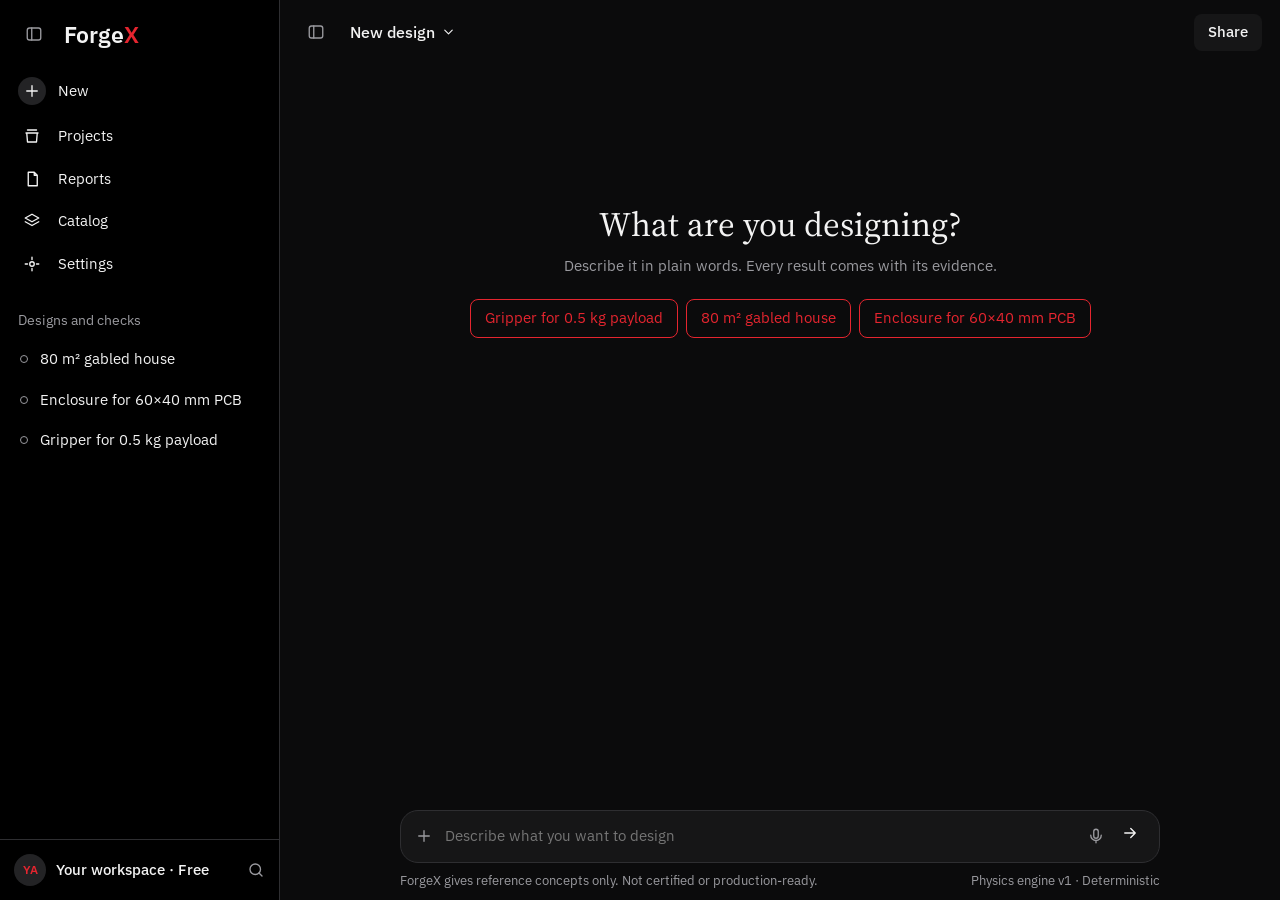
<file: frontend_web/index_original.html>
<!DOCTYPE html>
<html lang="en"><head><meta charset="utf-8">
<meta name="viewport" content="width=device-width, initial-scale=1, viewport-fit=cover">
<title>ForgeX</title>
<link href="https://fonts.googleapis.com/css2?family=IBM+Plex+Sans:wght@400;500;600&family=Source+Serif+4:wght@400;600&display=swap" rel="stylesheet">
<style>
:root{--bg:#0B0B0C;--side:#000;--card:#161617;--card2:#232325;--ln:#2e2e31;--mint:#E5252F;--mint2:#8f1a20;--tx:#f3f3f3;--mu:#9a9a9f;--ok:#34d399;--warn:#f5b942;--bad:#ff9a8f;--est:#7cc4f5;color-scheme:dark;
box-sizing:border-box;padding-top:env(safe-area-inset-top,0px);padding-bottom:env(safe-area-inset-bottom,0px)}
html{scroll-padding-top:env(safe-area-inset-top,0px)}
*{box-sizing:border-box}
body{margin:0;background:var(--bg);color:var(--tx);font:15px/1.5 "IBM Plex Sans",system-ui,sans-serif;font-variant-numeric:tabular-nums}
button{font:inherit;color:inherit;cursor:pointer;background:none;border:0}
button:focus-visible,input:focus-visible{outline:2px solid var(--est);outline-offset:2px}
svg.i{width:18px;height:18px;stroke:currentColor;fill:none;stroke-width:1.8;stroke-linecap:round;stroke-linejoin:round;flex-shrink:0}
.app{display:flex;height:100vh;height:100dvh}
aside{width:280px;background:var(--side);border-right:1px solid var(--ln);display:flex;flex-direction:column;flex-shrink:0;transition:margin .2s}
.app.closed aside{margin-left:-280px}
.sh{display:flex;align-items:center;gap:12px;padding:16px 16px 10px;color:var(--mu)}
.logo{font-weight:600;font-size:23px;color:var(--tx)}.logo i{font-style:normal;color:var(--mint)}
.nav{padding:6px 10px;display:flex;flex-direction:column;gap:2px}
.nv{display:flex;align-items:center;gap:12px;padding:9px 8px;border-radius:10px;color:var(--tx);text-align:left;width:100%}
.nv:hover{background:var(--card)}
.nv .ic{width:28px;height:28px;border-radius:50%;display:grid;place-items:center;background:var(--card2)}
.sec{display:flex;justify-content:space-between;align-items:center;padding:20px 18px 8px;color:var(--mu);font-size:14px}
.hist{flex:1;overflow:auto;padding:0 10px}
.hi{display:flex;gap:12px;align-items:center;width:100%;text-align:left;padding:9px 10px;border-radius:10px;white-space:nowrap;overflow:hidden}
.hi span{overflow:hidden;text-overflow:ellipsis}.hi:before{content:"";width:6px;height:6px;border:1px solid var(--mu);border-radius:50%;flex-shrink:0}
.hi:hover{background:var(--card)}.hi.on{background:var(--card2)}
.user{display:flex;align-items:center;gap:10px;padding:14px;border-top:1px solid var(--ln);color:var(--mu)}
.user b{color:var(--tx);font-weight:500;flex:1;font-size:14.5px;white-space:nowrap;overflow:hidden;text-overflow:ellipsis}
.av{width:32px;height:32px;border-radius:50%;background:var(--card2);color:var(--mint);display:grid;place-items:center;font-size:12px;font-weight:600}
.main{flex:1;display:flex;flex-direction:column;min-width:0}
.top{display:flex;align-items:center;gap:8px;padding:14px 18px}
.top .t{display:flex;gap:6px;align-items:center;font-weight:500;font-size:16px;padding:6px 8px;border-radius:8px}.top .t:hover{background:var(--card)}
.sp{flex:1}
.share{background:var(--card);border-radius:8px;padding:7px 14px;font-weight:500}.share:hover{background:var(--card2)}
.ib{width:36px;height:36px;border-radius:8px;display:grid;place-items:center;color:var(--mu)}.ib:hover{background:var(--card)}
.feed{flex:1;overflow:auto;padding:10px 20px 20px}
.col{max-width:760px;margin:0 auto;display:flex;flex-direction:column;gap:22px}
.u{align-self:flex-end;background:var(--card);padding:10px 16px;border-radius:18px;max-width:85%}
.a{font-family:"Source Serif 4",Georgia,serif;font-size:17px;line-height:1.6;display:flex;flex-direction:column;gap:14px}
.a ul{margin:0;padding-left:22px}.a li{margin:6px 0}
.sans{font-family:"IBM Plex Sans",system-ui,sans-serif;font-size:15px}
.steps{display:flex;gap:6px;flex-wrap:wrap;margin-bottom:12px}
.st{display:flex;align-items:center;gap:6px;color:var(--mu);font-size:13px;padding:3px 10px 3px 4px;border-radius:99px}
.st s{width:20px;height:20px;border-radius:50%;border:1px solid var(--ln);display:grid;place-items:center;text-decoration:none;font-size:11px}
.st.done{color:var(--tx)}.st.done s{background:var(--mint);border-color:var(--mint);color:#fff}
.st.now{color:var(--tx);background:var(--card2)}.st.now s{border-color:var(--mint);color:var(--mint)}
.card{background:var(--card);border:1px solid var(--ln);border-radius:14px;padding:16px}
.card svg.w{width:100%;height:190px;display:block;background:var(--side);border-radius:10px}
.nums{display:flex;gap:28px;margin-top:12px;flex-wrap:wrap}
.nums span{display:block;color:var(--mu);font-size:13px}.nums b{font-size:22px;font-weight:500}
.rows{margin-top:14px;border-top:1px solid var(--ln)}
.row{display:flex;justify-content:space-between;gap:12px;padding:9px 0;border-bottom:1px solid var(--ln);font-size:14.5px}
.row em{font-style:normal;font-weight:600;font-size:13px}
.READY{color:var(--ok)}.REVIEW{color:var(--warn)}.BLOCKED{color:var(--bad)}.ESTIMATED{color:var(--est)}
.acts{display:flex;gap:10px;margin-top:14px;flex-wrap:wrap}
.btn{border:1px solid var(--mint);color:var(--mint);border-radius:8px;padding:7px 14px}.btn:hover{background:var(--mint);color:#fff}
.chip{border:1px dashed var(--warn);color:var(--warn);border-radius:99px;padding:5px 14px;font-size:14px;align-self:flex-start}.chip:hover{background:var(--warn);color:#07131F}
.chip.d{border:1px solid var(--ln);color:var(--mu);pointer-events:none}
.tools{display:flex;gap:2px;color:var(--mu)}.tools button{width:32px;height:32px;display:grid;place-items:center;border-radius:8px}.tools button:hover{background:var(--card);color:var(--tx)}
.spark{width:34px;height:34px;color:var(--mint);animation:spin 3s linear infinite}
@keyframes spin{to{transform:rotate(360deg)}}@media(prefers-reduced-motion:reduce){.spark{animation:none}}
.empty{text-align:center;margin-top:14vh}.empty h1{font:400 34px "Source Serif 4",Georgia,serif;margin:0 0 8px}.empty p{color:var(--mu);margin:0}
.foot{padding:0 20px calc(10px + env(safe-area-inset-bottom,0px))}
form{max-width:760px;margin:0 auto;display:flex;align-items:center;gap:10px;background:var(--card);border:1px solid var(--ln);border-radius:18px;padding:12px 14px;color:var(--mu)}
form:focus-within{border-color:var(--mint2)}
input{flex:1;background:none;border:0;color:var(--tx);font:inherit;outline:none;min-width:0}
.go{color:var(--tx)}
.fine{max-width:760px;margin:8px auto 0;display:flex;justify-content:space-between;gap:12px;color:var(--mu);font-size:13px;flex-wrap:wrap}
.toast{position:fixed;left:50%;bottom:110px;transform:translateX(-50%);background:var(--card2);border:1px solid var(--ln);padding:8px 14px;border-radius:99px;font-size:14px;opacity:0;transition:opacity .2s;pointer-events:none}
.toast.on{opacity:1}
@media(max-width:800px){aside{position:fixed;inset:0 auto 0 0;z-index:5;margin-left:-280px}.app.open aside{margin-left:0;box-shadow:0 0 0 100vmax rgba(0,0,0,.55)}.app.closed aside{margin-left:-280px}.st span{display:none}.st{padding:3px}}
</style></head>
<body>
<div class="app" id="app">
<aside>
 <div class="sh"><button class="ib" id="close" aria-label="Close sidebar"><svg class="i" viewBox="0 0 24 24"><rect x="3" y="4" width="18" height="16" rx="3"/><path d="M9 4v16"/></svg></button><span class="logo">Forge<i>X</i></span></div>
 <div class="nav">
  <button class="nv" id="new"><span class="ic"><svg class="i" viewBox="0 0 24 24"><path d="M12 5v14M5 12h14"/></svg></span>New</button>
  <button class="nv" data-n="Projects"><svg class="i" viewBox="0 0 24 24" style="margin:0 5px"><path d="M4 8h16M6 4h12M5 8l1 12h12l1-12"/></svg>Projects</button>
  <button class="nv" data-n="Reports"><svg class="i" viewBox="0 0 24 24" style="margin:0 5px"><path d="M7 3h8l4 4v14H7zM15 3v4h4"/></svg>Reports</button>
  <button class="nv" data-n="Catalog"><svg class="i" viewBox="0 0 24 24" style="margin:0 5px"><path d="M12 3l9 5-9 5-9-5zM3 13l9 5 9-5"/></svg>Catalog</button>
  <button class="nv" data-n="Settings"><svg class="i" viewBox="0 0 24 24" style="margin:0 5px"><circle cx="12" cy="12" r="3"/><path d="M12 3v3M12 18v3M3 12h3M18 12h3"/></svg>Settings</button>
 </div>
 <div class="sec">Designs and checks</div>
 <div class="hist" id="hist"></div>
 <div class="user"><span class="av">YA</span><b>Your workspace · Free</b><svg class="i" viewBox="0 0 24 24"><circle cx="11" cy="11" r="7"/><path d="M20 20l-4-4"/></svg></div>
</aside>
<div class="main">
 <div class="top"><button class="ib" id="open" aria-label="Toggle sidebar"><svg class="i" viewBox="0 0 24 24"><rect x="3" y="4" width="18" height="16" rx="3"/><path d="M9 4v16"/></svg></button>
  <span class="t"><span id="title">New design</span><svg class="i" viewBox="0 0 24 24" style="width:15px"><path d="M6 9l6 6 6-6"/></svg></span><span class="sp"></span>
  <button class="share" data-n="Share link copied">Share</button></div>
 <div class="feed" id="feed"><div class="col" id="col"></div></div>
 <div class="foot"><form id="f"><svg class="i" viewBox="0 0 24 24"><path d="M12 5v14M5 12h14"/></svg><input id="q" placeholder="Describe what you want to design" aria-label="Describe your design"><svg class="i" viewBox="0 0 24 24"><rect x="9" y="3" width="6" height="12" rx="3"/><path d="M5 11a7 7 0 0014 0M12 18v3"/></svg><button class="go" aria-label="Send"><svg class="i" viewBox="0 0 24 24"><path d="M5 12h14M13 6l6 6-6 6"/></svg></button></form>
  <div class="fine"><span>ForgeX gives reference concepts only. Not certified or production-ready.</span><span>Physics engine v1 · Deterministic</span></div></div>
</div></div>
<div class="toast" id="toast" role="status"></div>
<script>
const D={
gripper:{ti:"Gripper for 0.5 kg payload",p:"Design a gripper for a 0.5 kg payload",t:"I screened a two-jaw parallel gripper. It holds 0.5 kg with a healthy margin; I still need the jaw length to recheck bending.",set:"Set jaw length: 80 mm",
 n:[["Grip force","24.5 N"],["Safety factor","2.4"],["Est. cost","$7.20"]],r:[["Holds 0.5 kg payload","READY"],["Jaw bending below yield","READY"],["Motor selection","ESTIMATED"],["Fatigue over repeated cycles","REVIEW"]]},
house:{ti:"80 m² gabled house",p:"Plan an 80 m² house with a gabled roof",t:"I laid out a single-storey plan with a gabled roof. Structure checks pass, but the foundation is blocked until the soil bearing capacity is confirmed.",set:"Set soil bearing: 150 kPa",
 n:[["Floor area","80 m²"],["Safety factor","1.9"],["Est. cost","$96,000"]],r:[["Floor area is at least 80 m²","READY"],["Walls handle roof load","READY"],["Roof snow load","ESTIMATED"],["Foundation bearing","BLOCKED"]]},
encl:{ti:"Enclosure for 60×40 mm PCB",p:"Make an enclosure for a 60×40 mm PCB",t:"Here is a snap-lid enclosure sized for your board. Walls are strong enough; the battery size would firm up the internal volume.",set:"Set battery: 18650",
 n:[["Inner volume","62 cm³"],["Safety factor","3.1"],["Print time","1 h 55"]],r:[["Fits 60×40 mm PCB","READY"],["Walls handle load","READY"],["Battery fits","ESTIMATED"],["Dust and splash rating","REVIEW"]]}};
const STEPS=["Describe","Clarify","Screen","Export"];
function box(b,x,y,z,w,d,h){const P=[[x,y,z],[x+w,y,z],[x+w,y+d,z],[x,y+d,z],[x,y,z+h],[x+w,y,z+h],[x+w,y+d,z+h],[x,y+d,z+h]];[[0,1],[1,2],[2,3],[3,0],[4,5],[5,6],[6,7],[7,4],[0,4],[1,5],[2,6],[3,7]].forEach(e=>b.push([P[e[0]],P[e[1]]]))}
const M={gripper(b){box(b,-60,-30,-8,120,60,16);box(b,-52,-30,8,14,60,70);box(b,38,-30,8,14,60,70)},
house(b){box(b,-100,-70,0,200,140,70);[-70,70].forEach(y=>b.push([[-100,y,70],[-100,0,110]],[[100,y,70],[100,0,110]]));b.push([[-100,0,110],[100,0,110]])},
encl(b){box(b,-85,-55,0,170,110,70);box(b,-85,-55,76,170,110,14)}};
function svg(k){const b=[];M[k](b);const c=Math.cos(.6),s=Math.sin(.6),pr=([x,y,z])=>{const X=x*c-y*s,Y=x*s+y*c;return[(X-Y)*.866,(X+Y)*.5-z]};
 const pts=b.flat().map(pr),xs=pts.map(p=>p[0]),ys=pts.map(p=>p[1]),x0=Math.min(...xs),y0=Math.min(...ys),w=Math.max(...xs)-x0,h=Math.max(...ys)-y0;
 return`<svg class="w" viewBox="${x0-30} ${y0-20} ${w+60} ${h+40}" role="img" aria-label="Wireframe of the concept"><g stroke="#FF3B47" stroke-width="1.4" fill="none" stroke-linecap="round">${b.map(([p,q])=>`<path d="M${pr(p)}L${pr(q)}"/>`).join("")}</g></svg>`}
const tool=p=>`<button aria-label="action"><svg class="i" viewBox="0 0 24 24">${p}</svg></button>`;
let S=[{k:"house",step:3,set:0,wait:0},{k:"encl",step:4,set:1,wait:0},{k:"gripper",step:3,set:0,wait:0}];
let cur=null;const $=id=>document.getElementById(id);
function render(){const s=cur===null?null:S[cur];
 $("hist").innerHTML=S.map((x,i)=>`<button class="hi ${i===cur?"on":""}" data-i="${i}"><span>${D[x.k].ti}</span></button>`).join("");
 $("title").textContent=s?D[s.k].ti:"New design";
 if(!s){$("col").innerHTML=`<div class="empty"><h1>What are you designing?</h1><p>Describe it in plain words. Every result comes with its evidence.</p></div>
  <div style="display:flex;gap:8px;justify-content:center;flex-wrap:wrap">${Object.keys(D).map(k=>`<button class="btn" data-k="${k}">${D[k].ti}</button>`).join("")}</div>`;return}
 const d=D[s.k],st=s.step;
 let h=`<div class="u">${d.p}</div>`;
 if(s.wait)h+=`<svg class="spark" viewBox="0 0 24 24" fill="none" stroke="currentColor" stroke-width="2" stroke-linecap="round" aria-label="Working"><path d="M12 2v6M12 16v6M2 12h6M16 12h6M5 5l4 4M15 15l4 4M19 5l-4 4M9 15l-4 4"/></svg>`;
 else h+=`<div class="a"><div>${d.t}</div>
 <div class="card sans"><div class="steps">${STEPS.map((n,i)=>`<div class="st ${i+1<st?"done":i+1===st?"now":""}"><s>${i+1<st?"✓":i+1}</s><span>${n}</span></div>`).join("")}</div>
 ${svg(s.k)}<div class="nums">${d.n.map(n=>`<div><span>${n[0]}</span><b>${n[1]}</b></div>`).join("")}</div>
 <div class="rows">${d.r.map(r=>`<div class="row"><span>${r[0]}</span><em class="${r[1]}">${r[1][0]+r[1].slice(1).toLowerCase()}</em></div>`).join("")}</div>
 <div class="acts"><button class="btn" data-x="Report (.md)">Download report</button><button class="btn" data-x="STL model">Download STL</button></div></div>
 <button class="chip sans ${s.set?"d":""}" data-set="1">${s.set?"✓ "+d.set:d.set}</button>
 <div class="tools">${tool('<rect x="9" y="9" width="11" height="11" rx="2"/><path d="M5 15V6a2 2 0 012-2h9"/>')}${tool('<path d="M7 11v9H4v-9zM7 11l4-8c2 0 3 1 2.5 3L13 10h6a2 2 0 012 2l-1 6a2 2 0 01-2 2H7"/>')}${tool('<path d="M17 13V4h3v9zM17 13l-4 8c-2 0-3-1-2.5-3L11 14H5a2 2 0 01-2-2l1-6a2 2 0 012-2h11"/>')}${tool('<path d="M20 11a8 8 0 10-2 6M20 4v7h-7"/>')}</div></div>`;
 $("col").innerHTML=h;$("feed").scrollTop=1e5}
function start(k){S.unshift({k,step:2,set:0,wait:1});cur=0;render();setTimeout(()=>{S[0].wait=0;S[0].step=3;if(cur===0)render()},900)}
$("col").onclick=e=>{const b=e.target.closest("button");if(!b)return;
 if(b.dataset.k)start(b.dataset.k);
 else if(b.dataset.set){S[cur].set=1;render();toast("Checks updated")}
 else if(b.dataset.x){S[cur].step=4;render();toast(b.dataset.x+" ready")}};
$("hist").onclick=e=>{const b=e.target.closest(".hi");if(b){cur=+b.dataset.i;render();$("app").classList.remove("open")}};
$("new").onclick=()=>{cur=null;render();$("app").classList.remove("open");$("q").focus()};
document.querySelectorAll("[data-n]").forEach(b=>b.onclick=()=>toast(b.dataset.n.length>9?b.dataset.n:b.dataset.n+" opens here"));
$("close").onclick=()=>{$("app").classList.add("closed");$("app").classList.remove("open")};
$("open").onclick=()=>{const a=$("app");if(innerWidth<=800){a.classList.toggle("open");a.classList.remove("closed")}else a.classList.toggle("closed")};
$("f").onsubmit=e=>{e.preventDefault();const l=$("q").value.toLowerCase();if(!l.trim())return;$("q").value="";start(/house|home|roof/.test(l)?"house":/enclos|box|case|pcb/.test(l)?"encl":"gripper")};
function toast(t){const e=$("toast");e.textContent=t;e.classList.add("on");setTimeout(()=>e.classList.remove("on"),1600)}
render();
</script></body></html>
</file>
